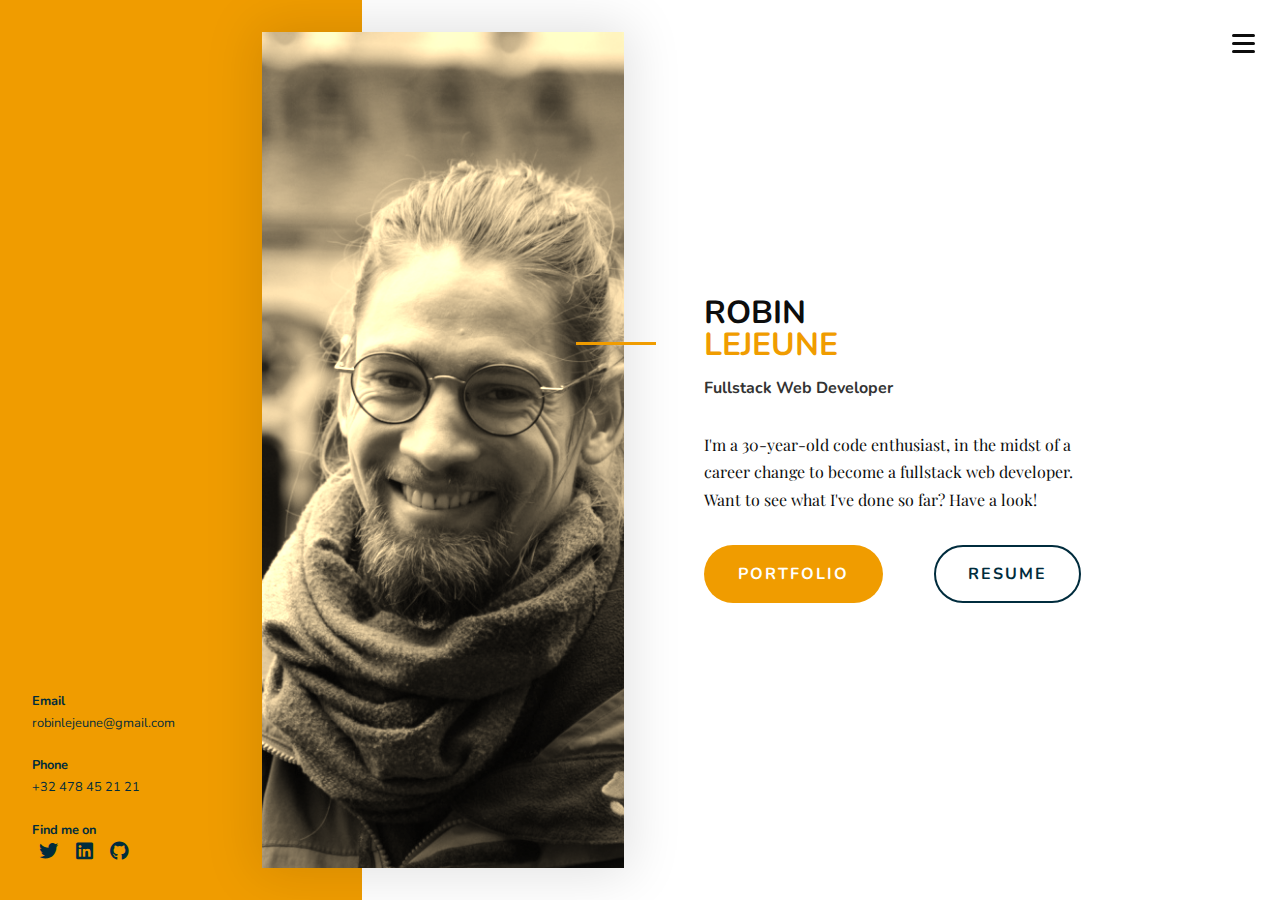
<file: index.html>
<!DOCTYPE html>
<html lang="en">
<head>
    <meta charset="UTF-8">
    <meta http-equiv="X-UA-Compatible" content="IE=edge">
    <meta name="viewport" content="width=device-width, initial-scale=1.0">
    <link rel="stylesheet" href="style.css">
    <script src="app.js" defer></script>
    <title>Robin Lejeune | Web Developer</title>
</head>
<body>
    <header>
        <nav class="nav-header">
            <button class="hamburger-btn">
                <div class="hamburger-btn-icon"></div>
            </button>
            <ul>
                <li><a href="/portfolio.html">Portfolio</a></li>
                <li><a href="/resume.html">Resume</a></li>
                <li><a href="/contact.php">Contact</a></li>
            </ul>
        </nav>
    </header>

    
    <main>
        <aside class="contact-info">
            <!-- <img src="img/robin-logo.svg" alt="A robin on a branch and the letters LJN" class="rljn-logo"> -->
            <div class="contact-email">
                <p class="contact-title"><strong>Email</strong></p>
                <p>robinlejeune@gmail.com</p>
            </div>
            <div class="contact-phone">
                <p class="contact-title"><strong>Phone</strong></p>
                <p>+32 478 45 21 21</p>
            </div>
            <div class="contact-social">
                <p class="contact-title"><strong>Find me on</strong></p>
                <p>
                    <a href="https://www.twitter.com/jeolenbruine" title="Twitter"><i class="fab fa-twitter fa-lg"></i></a>
                    <a href="https://be.linkedin.com/in/robinlejeune" title="LinkedIn"><i class="fab fa-linkedin fa-lg"></i></a>
                    <a href="https://www.github.com/robinlej" title="Github repository"><i class="fab fa-github fa-lg"></i></a>
                </p>
            </div>
        </aside>

        <img class="home-picture" src="img/robinlejeune.jpg" alt="Picture of me">

        <div class="main-content">
            <h1 class="name-title">Robin<br>
                <em>Lejeune</em></h1>
            <h2 class="function">Fullstack Web Developer</h2>
            <p>I'm a 30-year-old code enthusiast, in the midst of a career change to become a fullstack web developer. Want to see what I've done so far? Have a look!</p>
    
            <div class="main-page-links">
                <a href="/portfolio.html" class="btn btn-primary">Portfolio</a>
                <a href="/resume.html" class="btn btn-secondary">Resume</a>
            </div>
        </div>
    </main>

</body>
</html>
</file>
<file: style.css>
@import url('https://use.fontawesome.com/releases/v5.7.2/css/all.css');
@import url('https://fonts.googleapis.com/css2?family=Nunito:ital,wght@0,200;0,400;0,700;1,200;1,400;1,700&family=Playfair+Display:ital,wght@0,400;0,700;1,400;1,700&display=swap');

:root {
    --color-primary: hsl(39, 100%, 47%);
    --deepblue: hsl(197, 100%, 12%); /* #002c3d */
    --black: hsl(0, 0%, 5%);
    --sans-serif: 'Nunito', Arial, sans-serif;
    --serif: 'Playfair Display', Times, serif;
    --breakpoint-medium: 50rem;
}

*, *::before, *::after {
    box-sizing: border-box;
    margin:0;
    padding:0;
}

*:focus-visible {
    outline: 2px dashed var(--color-primary);
    outline-offset: 3px;
}

body {
    color: var(--black);
    font-family: var(--sans-serif);
}

p {
    line-height:1.7em;
}

/* BLOCKS */

main {
    display:grid;
    grid-template-columns: repeat(10, 1fr);
    gap: 2rem;
    align-items: center;
    height:100vh;
}

.contact-info {
    display: grid;
    grid-template-rows: repeat(auto-fill, minmax(4rem, 1fr));

    grid-column: 1 / span 3;
    grid-row: 1;
    height:100%;
    padding:2rem;
    color: var(--deepblue);
    background: var(--color-primary);
}

.home-picture {
    grid-column: 3 / span 3;
    grid-row: 1;
    width: 100%;
    height: calc(100vh - 4rem);
    object-position: center;
    object-fit:cover;
    z-index:2;
    box-shadow: 0 0 50px 5px rgba(0,0,0,.125);
    filter:sepia();
}

.main-content {
    display: flex;
    flex-direction: column;
    justify-content: center;

    grid-column: 6 / 10;

    margin-left: 3rem;
    height:100%;
}

@media (max-width:55rem) {
    .main {
        grid-auto-flow:dense;
    }
    .contact-info {
        grid-column: 1 / 11;
        grid-row: 3;
        gap: 2rem;
        justify-content: center;
    }
    .home-picture {
        grid-column: 1 / 11;
        max-height:50vh;
    }

    .main-content {
        grid-column: 3 / 10;
        margin:0;
    }
}

/* NAV */

.nav-header {
    position:fixed;
    right: 0;
    display:flex;
    flex-direction: column;
    justify-content: center;
    align-items: center;
    height:100vh;
    width:200px;
    background: var(--deepblue);
    transform: translateX(200px);
    transition: .3s ease-out;
    z-index:100;
}

.nav-header.active {
    transform: translateX(0);
    border-left: 1px solid var(--black);
}

.hamburger-btn {
    position: absolute;
    top: 2rem;
    left: -3rem;
    width:23px;
    aspect-ratio: 1/1;
    background: none;
    border: none;
    cursor:pointer;
    transition: .3s ease-out;
}

.hamburger-btn-icon {
    position:relative;
    width: 23px;
    height: 3px;
    background: var(--black);
    border-radius:3px;
    transition: .3s ease-out;
}

.nav-header.active .hamburger-btn {
    transform:translateX(200px);
}

.nav-header.active .hamburger-btn-icon {
    background: none;
}

.hamburger-btn-icon::before,
.hamburger-btn-icon::after {
    content:'';
    position:absolute;
    left:0;
    width: 23px;
    height: 100%;
    border-radius:3px;
    background-color: var(--black);
    transition: .3s ease-out;
}

.hamburger-btn-icon::before {
    top: -8px;
}

.hamburger-btn-icon::after {
    bottom: -8px;
}

.nav-header:not(.active) .hamburger-btn:hover .hamburger-btn-icon {
    animation: grow-and-shrink .5s .166s infinite alternate ease-in-out;
} 
.nav-header:not(.active) .hamburger-btn:hover .hamburger-btn-icon::before { 
    animation: grow-and-shrink .5s infinite alternate ease-in-out; 
} 
.nav-header:not(.active) .hamburger-btn:hover .hamburger-btn-icon::after { 
    animation: grow-and-shrink .5s .33s infinite alternate ease-in-out;
}

@keyframes grow-and-shrink {
    0% {
        transform: scaleX(1);
    }
    100% {
        transform: scaleX(.7);
    }
}

.nav-header.active .hamburger-btn-icon::before {
    top:0;
    background-color: var(--color-primary);
    transform:rotateZ(45deg);
}

.nav-header.active .hamburger-btn-icon::after {
    top:0;
    background-color: var(--color-primary);
    transform: rotateZ(-45deg);
}

.nav-header ul {
    list-style:none;
    width:100%;
    text-align: center;
}

.nav-header li {
    line-height: 3em;
}

.nav-header a {
    display:inline-block;
    width:100%;
    height:100%;
    color: var(--color-primary);
    text-decoration: none;
    font-weight: bold;
}

/* TYPOGRAPHY */

.contact-email {
    grid-column: 1;
}
.contact-phone {
    grid-column: 2;
}
.contact-social {
    grid-column: 3;
}

@media (max-width: 30rem), (min-width: 55rem) {
    .contact-info {
        gap: 0;
    }

    .contact-email {
        grid-row: -3 / -4;
        grid-column: unset;
    }
    .contact-phone {
        grid-row: -2 / -3;
        grid-column: unset;        
    }
    .contact-social {
        grid-row: -1 / -2;
        grid-column: unset;
    }   
}

.contact-info p {
    font-size: .8rem;
}

.contact-info p:nth-of-type(odd) {
    margin-top: 1rem;
}

.contact-info a {
    color:inherit;
    padding: .5em;
    font-size:.9rem;
}

.contact-info a:hover,
.contact-info a:focus {
    color:white;
}

.name-title {
    text-transform:uppercase;
    margin-bottom: 1rem;
    line-height:1em;
}

.name-title em {
    position:relative;
    color: var(--color-primary);
    font-style:normal;
}

.name-title em::before {
    content:'';
    position:absolute;
    top: .6em;
    left: -8rem;
    height: 3px;
    width: 80px;
    background-color: var(--color-primary);
    z-index: 3;
}

.function {
    color: #333;
    font-size: 1rem;
    margin-bottom: 2em;
}

.main-content p {
    font-family: var(--serif);
    max-width: 40ch;
}

/* COMPONENTS */

/* .rljn-logo {
    max-width: 80px;
} */

.main-page-links {
    display: grid;
    grid-template-columns: repeat(auto-fill, minmax(160px, 1fr));
    gap:1rem;
    margin-top: 2rem;
}

.btn {
    padding: 1em 2em;
    max-width:max-content;
    font-weight:bold;
    text-decoration: none;
    text-transform: uppercase;
    text-align: center;
    letter-spacing: 2px;
    border-radius:50px;
    transition: .3s ease-out;
}

.btn-primary {
    color:white;
    background-color:var(--color-primary);
    border: 2px solid transparent;
}

.btn-primary:hover,
.btn-primary:focus-visible {
    color: var(--color-primary);
    border: 2px solid var(--color-primary);
    background-color:white;
}

.btn-secondary {
    color: var(--deepblue);
    background-color: white;
    border: 2px solid var(--deepblue);
}

.btn-secondary:hover,
.btn-secondary:focus-visible {
    color: white;
    background-color: var(--deepblue); 
}
</file>
